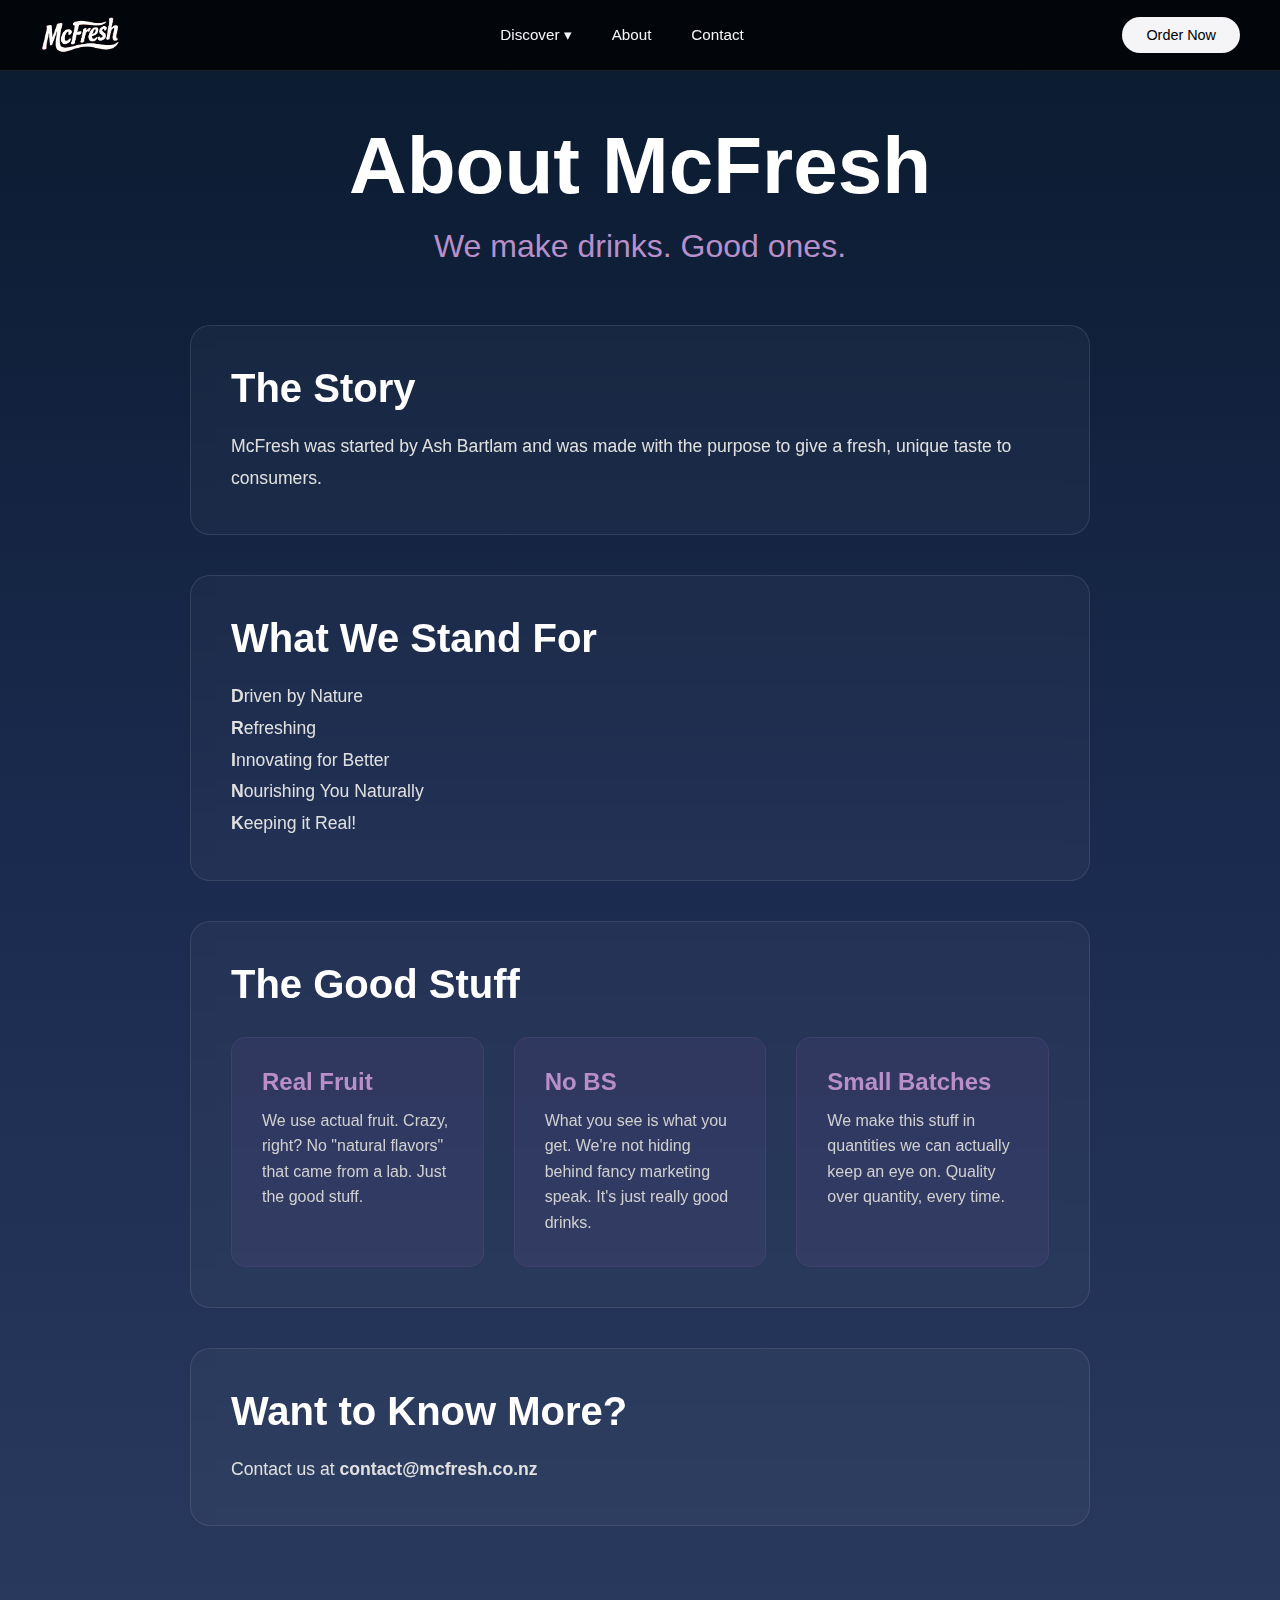
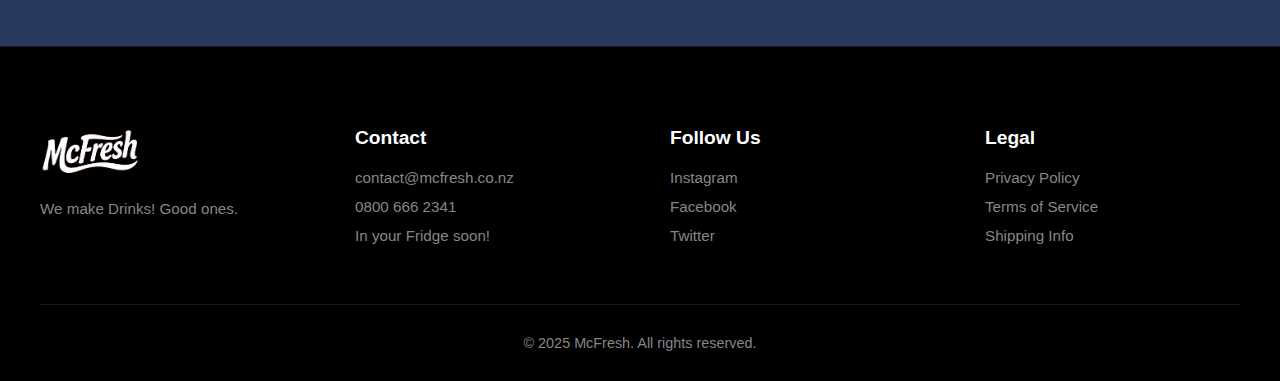
<file: about.html>
<!DOCTYPE html>
<html lang="en">
<head>
  <meta charset="UTF-8" />
  <meta charset="UTF-8" />
  <meta name="viewport" content="width=device-width, initial-scale=1.0" />
  <title>About - McFresh</title>
  <link rel="stylesheet" href="styles.css" />
</head>
<body>
  <nav class="navbar">
    <div class="nav-container">
      <img src="images/mcfresh-logo.png" alt="McFresh" class="nav-logo" />
      <ul class="nav-links">
        <li class="nav-dropdown">
          <a href="#" class="dropdown-trigger">Discover ▾</a>
          <ul class="dropdown-menu">
            <li><a href="index.html">Tropical Passion <span class="new-badge">NEW</span></a></li>
            <li><a href="citrus-burst.html">Citrus Burst</a></li>
            <li><a href="berry-bliss.html">Berry Bliss</a></li>
          </ul>
        </li>
        <li><a href="about.html">About</a></li>
        <li><a href="index.html#footer">Contact</a></li>
      </ul>
      <button class="nav-cta" onclick="openOrderModal()">Order Now</button>
    </div>
  </nav>
  
  <section class="about-hero">
    <div class="bubbles-container">
      <div class="bubble"></div>
      <div class="bubble"></div>
      <div class="bubble"></div>
      <div class="bubble"></div>
      <div class="bubble"></div>
      <div class="bubble"></div>
      <div class="bubble"></div>
      <div class="bubble"></div>
      <div class="bubble"></div>
      <div class="bubble"></div>
    </div>
    
    <div class="about-content">
      <h1 class="about-title">About McFresh</h1>
      <p class="about-lead">We make drinks. Good ones.</p>
      
      <div class="about-section">
        <h2>The Story</h2>
        <p>McFresh was started by Ash Bartlam and was made with the purpose to give a fresh, unique taste to consumers.</p>
      </div>
      
      <div class="about-section">
        <h2>What We Stand For</h2>
        <p><b>D</b>riven by Nature <br>
          <b>R</b>efreshing <br>
            <b>I</b>nnovating for Better <br>
            <b>N</b>ourishing You Naturally <br>
            <b>K</b>eeping it Real!
          </p>
      </div>
      
      <div class="about-section">
        <h2>The Good Stuff</h2>
        <div class="about-grid">
          <div class="about-card">
            <h3>Real Fruit</h3>
            <p>We use actual fruit. Crazy, right? No "natural flavors" that came from a lab. Just the good stuff.</p>
          </div>
          <div class="about-card">
            <h3>No BS</h3>
            <p>What you see is what you get. We're not hiding behind fancy marketing speak. It's just really good drinks.</p>
          </div>
          <div class="about-card">
            <h3>Small Batches</h3>
            <p>We make this stuff in quantities we can actually keep an eye on. Quality over quantity, every time.</p>
          </div>
        </div>
      </div>
      
      <div class="about-section">
        <h2>Want to Know More?</h2>
        <p>Contact us at <b>contact@mcfresh.co.nz</b></p>
      </div>
    </div>
  </section>
  
<footer class="footer" id="footer">
    <div class="footer-container">
      <div class="footer-section">
        <img src="images/mcfresh-logo.png" alt="McFresh" class="footer-logo" />
        <p class="footer-tagline">We make Drinks! Good ones.</p>
      </div>
      
      <div class="footer-section">
        <h3>Contact</h3>
        <ul class="footer-links">
          <li><a href="mailto:hello@mcfresh.com">contact@mcfresh.co.nz</a></li>
          <li><a href="tel:+1234567890">0800 666 2341</a></li>
          <li>In your Fridge soon!</li>
        </ul>
      </div>
      
      <div class="footer-section">
        <h3>Follow Us</h3>
        <ul class="footer-links">
          <li><a href="#" target="_blank">Instagram</a></li>
          <li><a href="#" target="_blank">Facebook</a></li>
          <li><a href="#" target="_blank">Twitter</a></li>
        </ul>
      </div>
      
      <div class="footer-section">
        <h3>Legal</h3>
        <ul class="footer-links">
          <li><a href="#">Privacy Policy</a></li>
          <li><a href="#">Terms of Service</a></li>
          <li><a href="#">Shipping Info</a></li>
        </ul>
      </div>
    </div>
    
    <div class="footer-bottom">
      <p>&copy; 2025 McFresh. All rights reserved.</p>
    </div>
  </footer>
  
  <script src="script.js"></script>
</body>
</html>
</file>
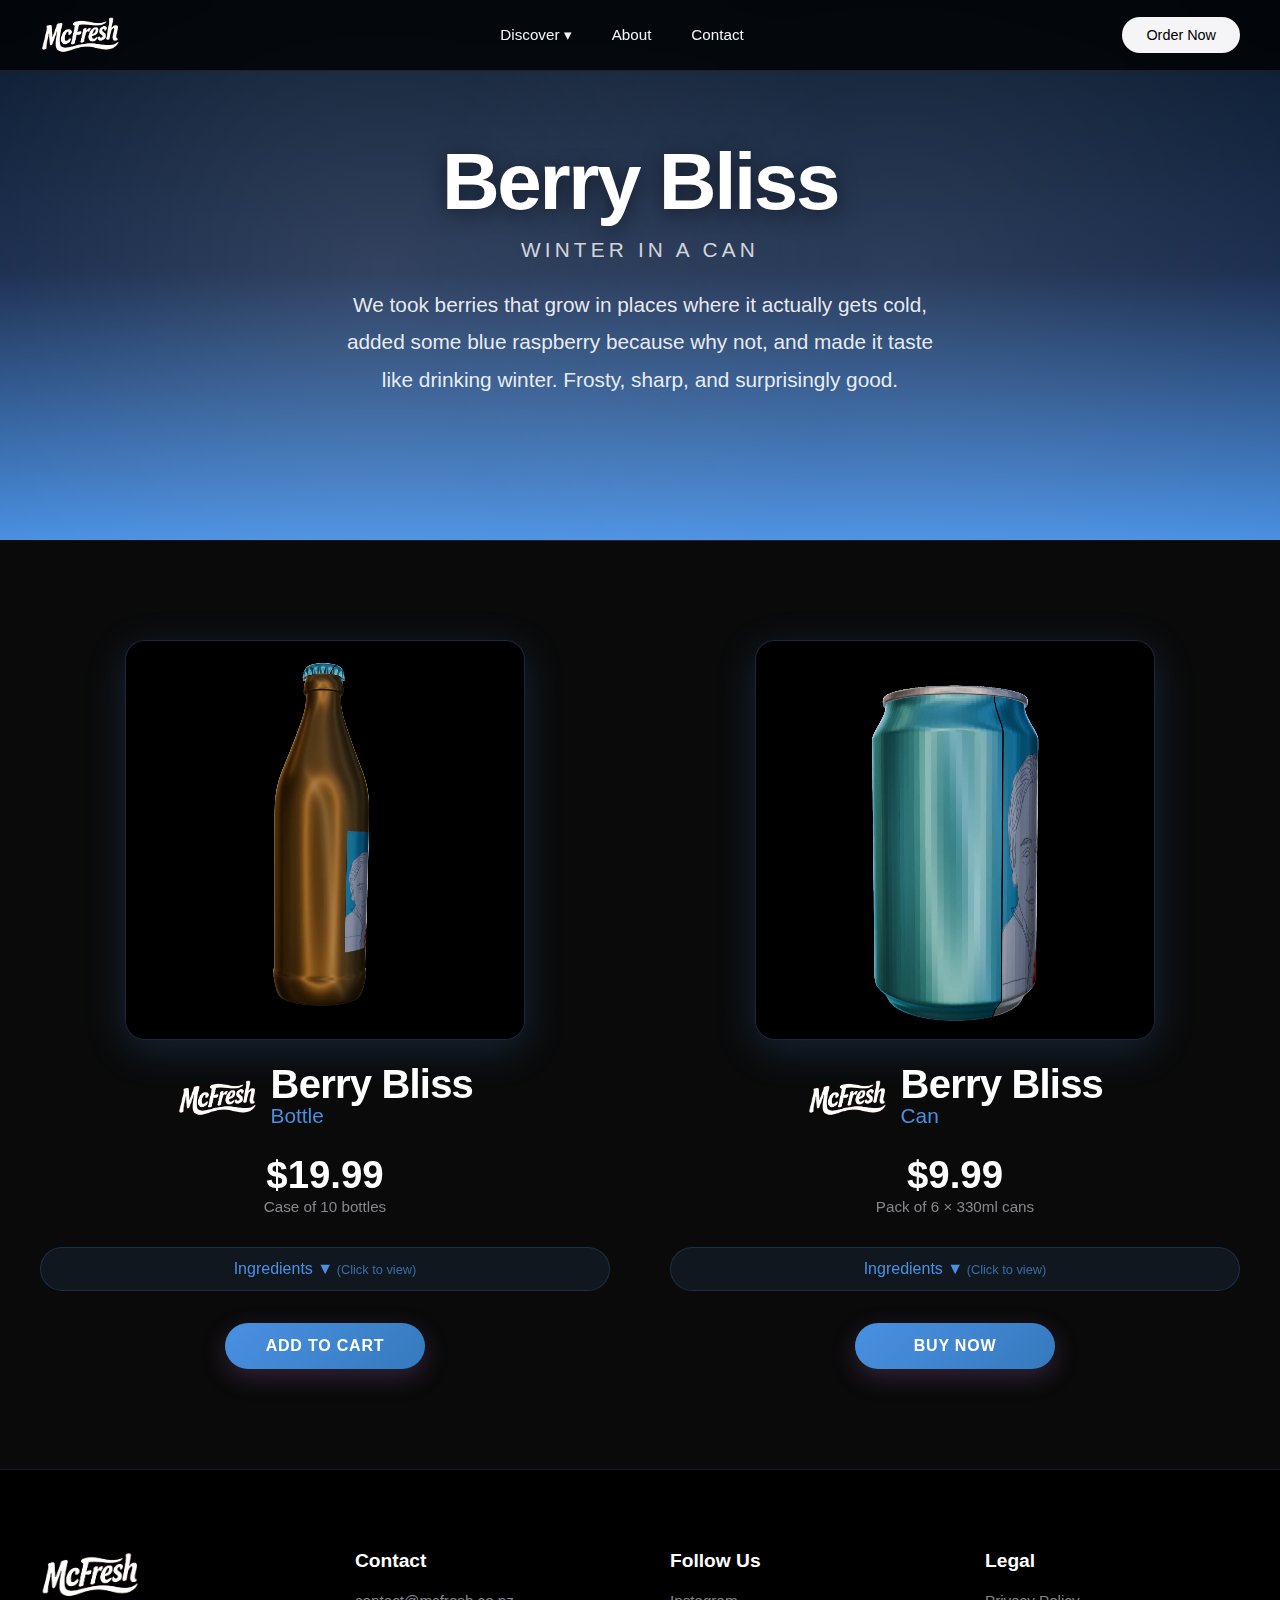
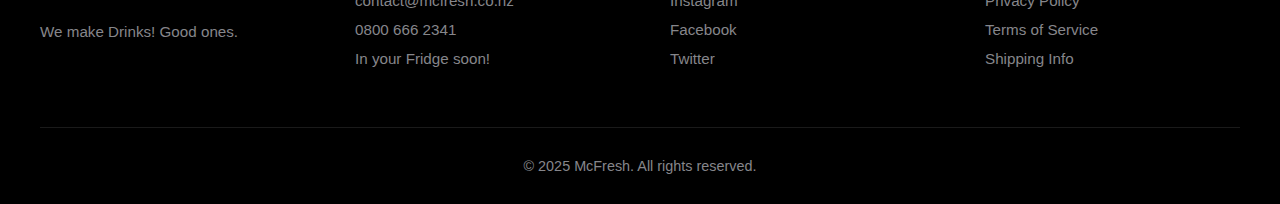
<file: berry-bliss.html>
<!DOCTYPE html>
<html lang="en">
<head>
  <meta charset="UTF-8" />
  <meta name="viewport" content="width=device-width, initial-scale=1.0" />
  <title>Berry Bliss - McFresh</title>
  <link rel="stylesheet" href="styles.css" />
</head>
<body class="berry-page">
  <nav class="navbar">
    <div class="nav-container">
      <img src="images/mcfresh-logo.png" alt="McFresh" class="nav-logo" />
      <ul class="nav-links">
        <li class="nav-dropdown">
          <a href="#" class="dropdown-trigger">Discover ▾</a>
          <ul class="dropdown-menu">
            <li><a href="index.html">Tropical Passion <span class="new-badge">NEW</span></a></li>
            <li><a href="citrus-burst.html">Citrus Burst</a></li>
            <li><a href="berry-bliss.html">Berry Bliss</a></li>
          </ul>
        </li>
        <li><a href="index.html#features">About</a></li>
        <li><a href="index.html#footer">Contact</a></li>
      </ul>
      <button class="nav-cta" onclick="openOrderModal()">Order Now</button>
    </div>
  </nav>
  
  <section class="flavor-hero" style="background: linear-gradient(180deg, #0a1a2e 0%, #1b2d4e 50%, #4a90e2 100%);">
    <div class="flavor-hero-content">
      <h1 class="flavor-title">Berry Bliss</h1>
      <p class="flavor-subtitle">winter in a can</p>
      <p class="flavor-description">We took berries that grow in places where it actually gets cold, added some blue raspberry because why not, and made it taste like drinking winter. Frosty, sharp, and surprisingly good.</p>
    </div>
  </section>
  
  <section class="product-showcase">
    <div class="products-grid">
      <div class="product-card">
        <div class="video-container">
          <video autoplay loop muted playsinline class="product-video">
            <source src="images/BA2/video-bb.mp4" type="video/mp4">
          </video>
        </div>
        <div class="product-info">
          <div class="product-header">
            <img src="images/mcfresh-logo.png" alt="McFresh" class="product-logo" />
            <div>
              <h2 class="product-name">Berry Bliss</h2>
              <p class="product-subtitle">Bottle</p>
            </div>
          </div>
          <div class="price-container">
            <span class="price">$19.99</span>
            <span class="price-details">Case of 10 bottles</span>
          </div>
          <details class="ingredients-dropdown">
            <summary>Ingredients ▼</summary>
            <ul class="ingredients-list">
              <li>Mixed Berry Puree (85ml)</li>
              <li>Sparkling Water (590ml)</li>
              <li>Lemon Juice (10ml)</li>
              <li>Natural Flavors</li>
              <li>Vitamin C</li>
            </ul>
          </details>
          <button class="buy-now-btn" onclick="handlePurchase(this)">Add to Cart</button>
        </div>
      </div>
      
      <div class="product-card">
        <div class="video-container">
          <video autoplay loop muted playsinline class="product-video">
            <source src="images/BA2/canvideo-bb.mp4" type="video/mp4">
          </video>
        </div>
        <div class="product-info">
          <div class="product-header">
            <img src="images/mcfresh-logo.png" alt="McFresh" class="product-logo" />
            <div>
              <h2 class="product-name">Berry Bliss</h2>
              <p class="product-subtitle">Can</p>
            </div>
          </div>
          <div class="price-container">
            <span class="price">$9.99</span>
            <span class="price-details">Pack of 6 × 330ml cans</span>
          </div>
          <details class="ingredients-dropdown">
            <summary>Ingredients ▼</summary>
            <ul class="ingredients-list">
              <li>Mixed Berry Puree (40ml)</li>
              <li>Sparkling Water (285ml)</li>
              <li>Lemon Juice (5ml)</li>
              <li>Natural Flavors</li>
              <li>Vitamin C</li>
            </ul>
          </details>
          <button class="buy-now-btn" onclick="handlePurchase(this)">Buy Now</button>
        </div>
      </div>
    </div>
  </section>
  
 <footer class="footer" id="footer">
    <div class="footer-container">
      <div class="footer-section">
        <img src="images/mcfresh-logo.png" alt="McFresh" class="footer-logo" />
        <p class="footer-tagline">We make Drinks! Good ones.</p>
      </div>
      
      <div class="footer-section">
        <h3>Contact</h3>
        <ul class="footer-links">
          <li><a href="mailto:hello@mcfresh.com">contact@mcfresh.co.nz</a></li>
          <li><a href="tel:+1234567890">0800 666 2341</a></li>
          <li>In your Fridge soon!</li>
        </ul>
      </div>
      
      <div class="footer-section">
        <h3>Follow Us</h3>
        <ul class="footer-links">
          <li><a href="#" target="_blank">Instagram</a></li>
          <li><a href="#" target="_blank">Facebook</a></li>
          <li><a href="#" target="_blank">Twitter</a></li>
        </ul>
      </div>
      
      <div class="footer-section">
        <h3>Legal</h3>
        <ul class="footer-links">
          <li><a href="#">Privacy Policy</a></li>
          <li><a href="#">Terms of Service</a></li>
          <li><a href="#">Shipping Info</a></li>
        </ul>
      </div>
    </div>
    
    <div class="footer-bottom">
      <p>&copy; 2025 McFresh. All rights reserved.</p>
    </div>
  </footer>
  
  <script src="script.js"></script>
</body>
</html>
</file>
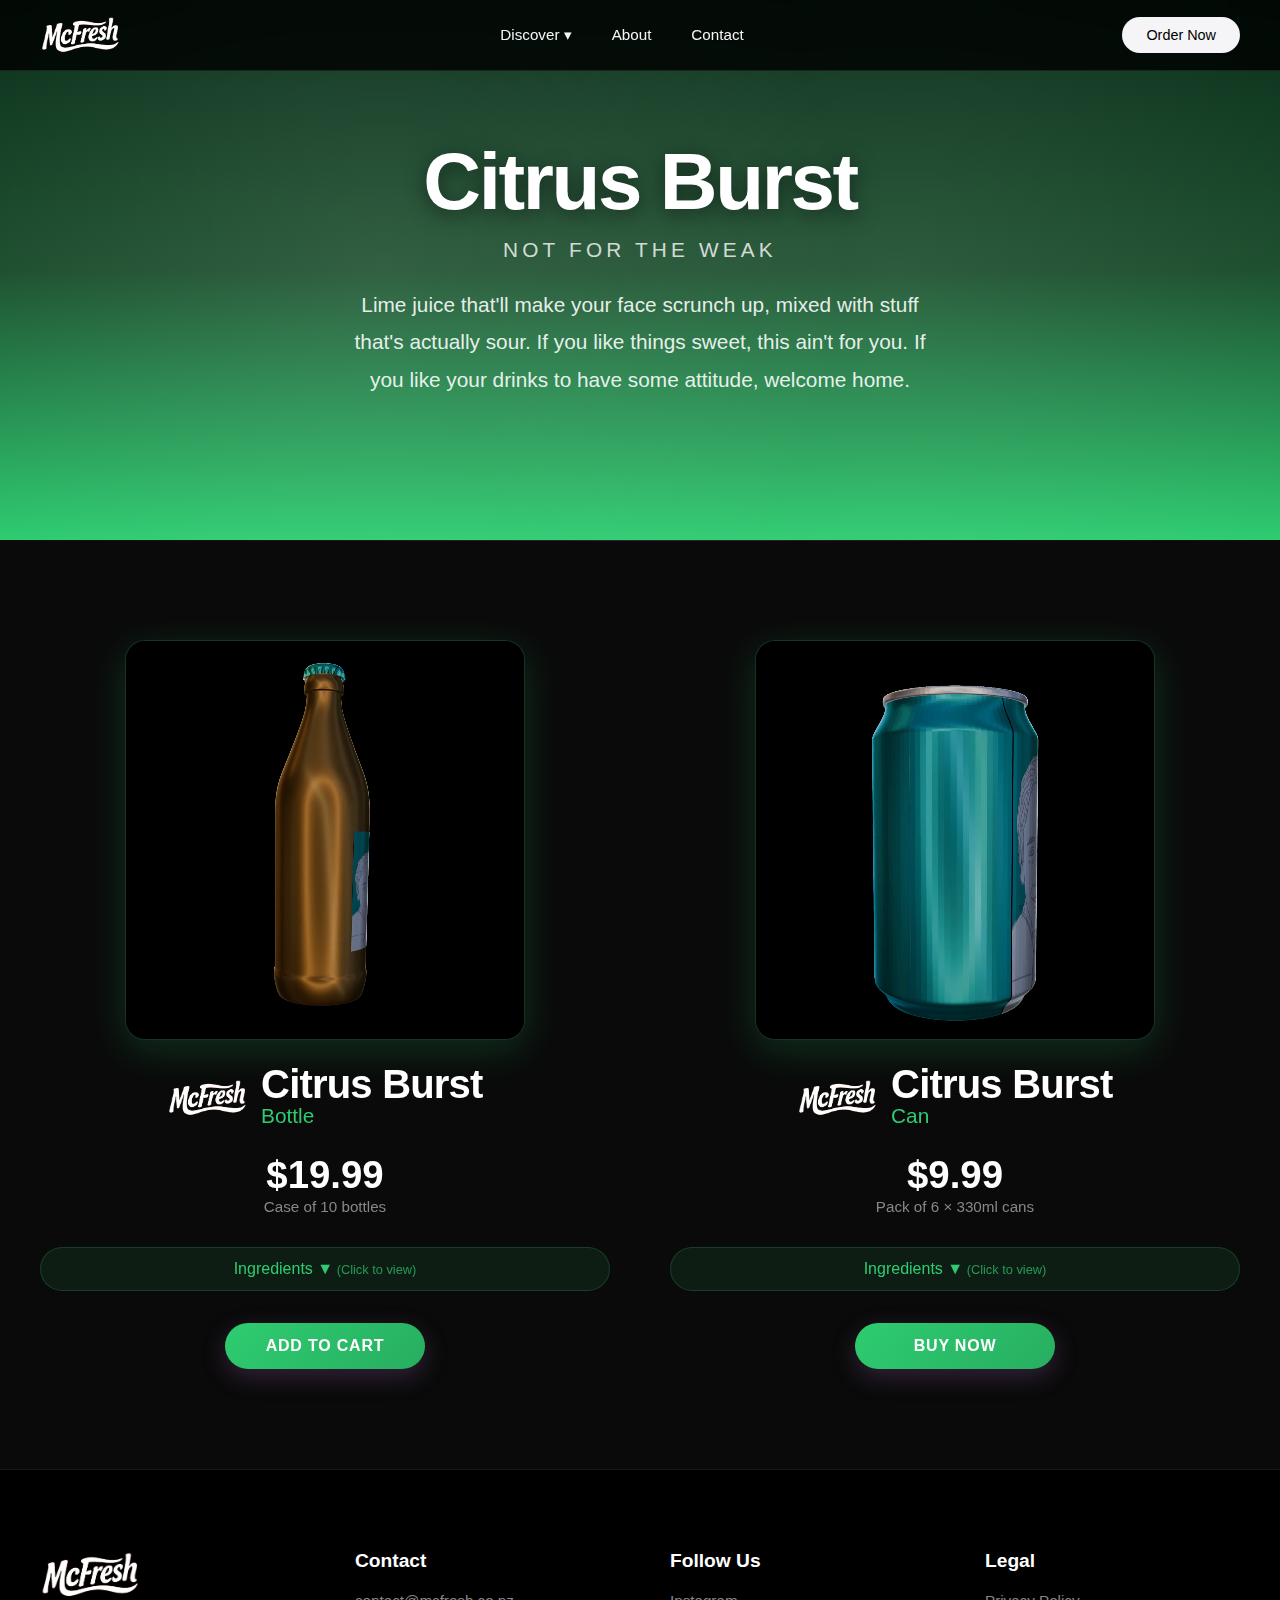
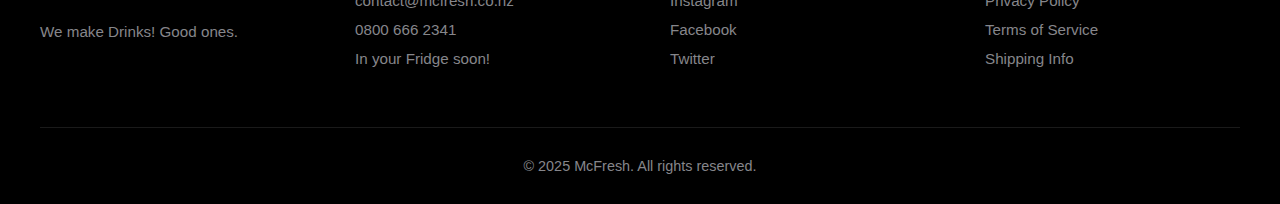
<file: citrus-burst.html>
<!DOCTYPE html>
<html lang="en">
<head>
  <meta charset="UTF-8" />
  <meta name="viewport" content="width=device-width, initial-scale=1.0" />
  <title>Citrus Burst - McFresh</title>
  <link rel="stylesheet" href="styles.css" />
</head>
<body class="citrus-page">
  <nav class="navbar">
    <div class="nav-container">
      <img src="images/mcfresh-logo.png" alt="McFresh" class="nav-logo" />
      <ul class="nav-links">
        <li class="nav-dropdown">
          <a href="#" class="dropdown-trigger">Discover ▾</a>
          <ul class="dropdown-menu">
            <li><a href="index.html">Tropical Passion <span class="new-badge">NEW</span></a></li>
            <li><a href="citrus-burst.html">Citrus Burst</a></li>
            <li><a href="berry-bliss.html">Berry Bliss</a></li>
          </ul>
        </li>
        <li><a href="index.html#features">About</a></li>
        <li><a href="index.html#footer">Contact</a></li>
      </ul>
      <button class="nav-cta" onclick="openOrderModal()">Order Now</button>
    </div>
  </nav>
  
  <section class="flavor-hero" style="background: linear-gradient(180deg, #0a2e1a 0%, #1b4e2d 50%, #2ecc71 100%);">
    <div class="flavor-hero-content">
      <h1 class="flavor-title">Citrus Burst</h1>
      <p class="flavor-subtitle">not for the weak</p>
      <p class="flavor-description">Lime juice that'll make your face scrunch up, mixed with stuff that's actually sour. If you like things sweet, this ain't for you. If you like your drinks to have some attitude, welcome home.</p>
    </div>
  </section>
  
  <section class="product-showcase">
    <div class="products-grid">
      <div class="product-card">
        <div class="video-container">
          <video autoplay loop muted playsinline class="product-video">
            <source src="images/BA2/video-cb.mp4" type="video/mp4">
          </video>
        </div>
        <div class="product-info">
          <div class="product-header">
            <img src="images/mcfresh-logo.png" alt="McFresh" class="product-logo" />
            <div>
              <h2 class="product-name">Citrus Burst</h2>
              <p class="product-subtitle">Bottle</p>
            </div>
          </div>
          <div class="price-container">
            <span class="price">$19.99</span>
            <span class="price-details">Case of 10 bottles</span>
          </div>
          <details class="ingredients-dropdown">
            <summary>Ingredients ▼</summary>
            <ul class="ingredients-list">
              <li>Mixed Berry Puree (55ml)</li>
              <li>Sparkling Water (590ml)</li>
              <li>Lemon Juice (50ml)</li>
              <li>Natural Flavors</li>
              <li>Vitamin C</li>
            </ul>
          </details>
          <button class="buy-now-btn" onclick="handlePurchase(this)">Add to Cart</button>
        </div>
      </div>
      
      <div class="product-card">
        <div class="video-container">
          <video autoplay loop muted playsinline class="product-video">
            <source src="images/BA2/canvideo-cb.mp4" type="video/mp4">
          </video>
        </div>
        <div class="product-info">
          <div class="product-header">
            <img src="images/mcfresh-logo.png" alt="McFresh" class="product-logo" />
            <div>
              <h2 class="product-name">Citrus Burst</h2>
              <p class="product-subtitle">Can</p>
            </div>
          </div>
          <div class="price-container">
            <span class="price">$9.99</span>
            <span class="price-details">Pack of 6 × 330ml cans</span>
          </div>
          <details class="ingredients-dropdown">
            <summary>Ingredients ▼</summary>
            <ul class="ingredients-list">
              <li>Mixed Berry Puree (20ml)</li>
              <li>Sparkling Water (285ml)</li>
              <li>Lemon Juice (30ml)</li>
              <li>Natural Flavors</li>
              <li>Vitamin C</li>
            </ul>
          </details>
          <button class="buy-now-btn" onclick="handlePurchase(this)">Buy Now</button>
        </div>
      </div>
    </div>
  </section>
  
<footer class="footer" id="footer">
    <div class="footer-container">
      <div class="footer-section">
        <img src="images/mcfresh-logo.png" alt="McFresh" class="footer-logo" />
        <p class="footer-tagline">We make Drinks! Good ones.</p>
      </div>
      
      <div class="footer-section">
        <h3>Contact</h3>
        <ul class="footer-links">
          <li><a href="mailto:hello@mcfresh.com">contact@mcfresh.co.nz</a></li>
          <li><a href="tel:+1234567890">0800 666 2341</a></li>
          <li>In your Fridge soon!</li>
        </ul>
      </div>
      
      <div class="footer-section">
        <h3>Follow Us</h3>
        <ul class="footer-links">
          <li><a href="#" target="_blank">Instagram</a></li>
          <li><a href="#" target="_blank">Facebook</a></li>
          <li><a href="#" target="_blank">Twitter</a></li>
        </ul>
      </div>
      
      <div class="footer-section">
        <h3>Legal</h3>
        <ul class="footer-links">
          <li><a href="#">Privacy Policy</a></li>
          <li><a href="#">Terms of Service</a></li>
          <li><a href="#">Shipping Info</a></li>
        </ul>
      </div>
    </div>
    
    <div class="footer-bottom">
      <p>&copy; 2025 McFresh. All rights reserved.</p>
    </div>
  </footer>
  
  <script src="script.js"></script>
</body>
</html>
</file>
<file: styles.css>
* {
  margin: 0;
  padding: 0;
  box-sizing: border-box;
}

body {
  background: #000;
  color: #f5f5f7;
  font-family: -apple-system, BlinkMacSystemFont, "Segoe UI", Roboto, "Helvetica Neue", Arial, sans-serif;
  overflow-x: hidden;
  -webkit-font-smoothing: antialiased;
}

.navbar {
  position: fixed;
  top: 0;
  left: 0;
  right: 0;
  z-index: 100;
  background: rgba(0, 0, 0, 0.8);
  backdrop-filter: blur(20px);
  -webkit-backdrop-filter: blur(20px);
  border-bottom: 1px solid rgba(255, 255, 255, 0.1);
  transition: all 0.3s ease;
}

.nav-container {
  max-width: 1400px;
  margin: 0 auto;
  padding: 15px 40px;
  display: flex;
  align-items: center;
  justify-content: space-between;
}

.nav-logo {
  height: 40px;
  width: auto;
  cursor: pointer;
  transition: opacity 0.3s ease;
}

.nav-logo:hover {
  opacity: 0.8;
}

.nav-links {
  display: flex;
  list-style: none;
  gap: 40px;
  margin: 0;
  padding: 0;
}

.nav-links a {
  color: #f5f5f7;
  text-decoration: none;
  font-size: 0.95rem;
  font-weight: 400;
  transition: opacity 0.3s ease;
  position: relative;
}

.nav-links a:hover {
  opacity: 0.7;
}

.nav-links a::after {
  content: '';
  position: absolute;
  bottom: -4px;
  left: 0;
  width: 0;
  height: 1px;
  background: #f5f5f7;
  transition: width 0.3s ease;
}

.nav-links a:hover::after {
  width: 100%;
}

.nav-dropdown {
  position: relative;
}

.dropdown-trigger {
  cursor: pointer;
}

.dropdown-menu {
  position: absolute;
  top: 100%;
  left: 50%;
  transform: translateX(-50%);
  background: rgba(0, 0, 0, 0.95);
  backdrop-filter: blur(20px);
  border: 1px solid rgba(255, 255, 255, 0.1);
  border-radius: 12px;
  padding: 12px 0;
  min-width: 200px;
  margin-top: 12px;
  opacity: 0;
  visibility: hidden;
  transition: all 0.3s ease;
  list-style: none;
  z-index: 1000;
}

.nav-dropdown:hover .dropdown-menu {
  opacity: 1;
  visibility: visible;
}

.dropdown-menu li {
  padding: 0;
}

.dropdown-menu a {
  display: flex;
  align-items: center;
  justify-content: space-between;
  padding: 10px 20px;
  color: #f5f5f7;
  text-decoration: none;
  transition: background 0.2s ease;
  font-size: 0.9rem;
}

.dropdown-menu a:hover {
  background: rgba(139, 92, 163, 0.2);
}

.dropdown-menu a::after {
  display: none;
}

.new-badge {
  background: linear-gradient(135deg, #8b5ca3 0%, #5c3d7a 100%);
  color: #fff;
  font-size: 0.7rem;
  padding: 2px 8px;
  border-radius: 10px;
  font-weight: 600;
  letter-spacing: 0.05em;
}

.nav-cta {
  background: #f5f5f7;
  color: #000;
  border: none;
  padding: 10px 24px;
  border-radius: 20px;
  font-size: 0.9rem;
  font-weight: 500;
  cursor: pointer;
  transition: all 0.3s ease;
  font-family: inherit;
}

.nav-cta:hover {
  background: #fff;
  transform: scale(1.05);
}

.nav-cta:active {
  transform: scale(0.98);
}

.scroll-anim {
  position: relative;
  height: 100vh;
  background: linear-gradient(180deg, #1a0a2e 0%, #2d1b4e 25%, #5c3d7a 50%, #8b5ca3 75%, #b88fc9 100%);
  overflow: hidden;
}

.scroll-anim::before {
  content: '';
  position: absolute;
  top: 0;
  left: 0;
  right: 0;
  bottom: 0;
  background: 
    radial-gradient(circle at 20% 30%, rgba(255, 193, 7, 0.15) 0%, transparent 50%),
    radial-gradient(circle at 80% 70%, rgba(156, 39, 176, 0.2) 0%, transparent 50%),
    radial-gradient(circle at 50% 50%, rgba(255, 152, 0, 0.1) 0%, transparent 70%);
  animation: gradientShift 15s ease infinite;
  z-index: 0;
}

@keyframes gradientShift {
  0%, 100% { opacity: 0.6; }
  50% { opacity: 0.9; }
}

.canvas-container {
  position: relative;
  width: 100%;
  height: 100vh;
  z-index: 1;
}

.canvas-container::after {
  display: none;
}

.canvas-container::before {
  display: none;
}

#intro-video {
  position: absolute;
  top: 0;
  left: 0;
  width: 100%;
  height: 100%;
  object-fit: cover;
  display: block;
  z-index: 1;
}

#bottle-canvas {
  position: absolute;
  top: 0;
  left: 0;
  width: 100%;
  height: 100%;
  display: block;
}

.scroll-logo {
  position: fixed;
  top: 50%;
  left: 50%;
  width: 280px;
  max-width: 80vw;
  transform: translate(-50%, -50%);
  z-index: 10;
  opacity: 0;
  pointer-events: none;
  will-change: opacity, transform;
  transition: opacity 1s ease;
  filter: drop-shadow(0 4px 20px rgba(0, 0, 0, 0.5));
}

.luxury-banner {
  background: linear-gradient(135deg, #1a0a2e 0%, #2d1b4e 50%, #1a0a2e 100%);
  padding: 120px 40px;
  text-align: center;
  position: relative;
  overflow: hidden;
}

.luxury-banner::before {
  content: '';
  position: absolute;
  top: 0;
  left: 0;
  right: 0;
  bottom: 0;
  background: 
    radial-gradient(circle at 30% 50%, rgba(139, 92, 163, 0.15) 0%, transparent 50%),
    radial-gradient(circle at 70% 50%, rgba(255, 193, 7, 0.1) 0%, transparent 50%);
  animation: luxuryGlow 8s ease-in-out infinite;
}

@keyframes luxuryGlow {
  0%, 100% { opacity: 0.5; }
  50% { opacity: 1; }
}

.luxury-content {
  max-width: 800px;
  margin: 0 auto;
  position: relative;
  z-index: 1;
}

.luxury-title {
  font-size: clamp(3rem, 7vw, 5rem);
  font-weight: 700;
  letter-spacing: -0.03em;
  background: linear-gradient(135deg, #ffffff 0%, #b88fc9 50%, #ffc107 100%);
  -webkit-background-clip: text;
  -webkit-text-fill-color: transparent;
  background-clip: text;
  margin-bottom: 16px;
  line-height: 1;
}

.luxury-subtitle {
  font-size: clamp(1rem, 2vw, 1.3rem);
  color: #b88fc9;
  font-weight: 500;
  text-transform: lowercase;
  letter-spacing: 0.1em;
  margin-bottom: 24px;
}

.luxury-description {
  font-size: clamp(1.1rem, 2vw, 1.3rem);
  color: #e0e0e0;
  line-height: 1.8;
  font-weight: 300;
  max-width: 600px;
  margin: 0 auto;
}

.flavor-hero {
  min-height: 60vh;
  display: flex;
  align-items: center;
  justify-content: center;
  padding: 100px 40px;
  text-align: center;
  position: relative;
  overflow: hidden;
}

.flavor-hero::before {
  content: '';
  position: absolute;
  top: 0;
  left: 0;
  right: 0;
  bottom: 0;
  background: 
    radial-gradient(circle at 30% 50%, rgba(255, 255, 255, 0.1) 0%, transparent 50%),
    radial-gradient(circle at 70% 50%, rgba(255, 255, 255, 0.08) 0%, transparent 50%);
  animation: luxuryGlow 8s ease-in-out infinite;
}

.flavor-hero-content {
  max-width: 800px;
  margin: 0 auto;
  position: relative;
  z-index: 1;
}

.flavor-title {
  font-size: clamp(3rem, 7vw, 5rem);
  font-weight: 700;
  letter-spacing: -0.03em;
  color: #ffffff;
  margin-bottom: 16px;
  line-height: 1;
  text-shadow: 0 4px 20px rgba(0, 0, 0, 0.5);
}

.flavor-subtitle {
  font-size: clamp(1rem, 2vw, 1.3rem);
  color: rgba(255, 255, 255, 0.8);
  font-weight: 500;
  text-transform: uppercase;
  letter-spacing: 0.2em;
  margin-bottom: 24px;
}

.flavor-description {
  font-size: clamp(1.1rem, 2vw, 1.3rem);
  color: rgba(255, 255, 255, 0.9);
  line-height: 1.8;
  font-weight: 300;
  max-width: 600px;
  margin: 0 auto;
}

.product-showcase {
  min-height: 100vh;
  background: #0a0a0a;
  display: flex;
  align-items: center;
  justify-content: center;
  padding: 100px 40px;
  position: relative;
}

.product-showcase::before {
  content: '';
  position: absolute;
  top: 0;
  left: 0;
  right: 0;
  height: 1px;
  background: linear-gradient(90deg, transparent, rgba(139, 92, 163, 0.3), transparent);
}

.products-grid {
  max-width: 1400px;
  width: 100%;
  display: grid;
  grid-template-columns: 1fr 1fr;
  gap: 60px;
  align-items: start;
}

.product-card {
  display: flex;
  flex-direction: column;
  gap: 24px;
  align-items: center;
}

.video-container {
  width: 100%;
  max-width: 400px;
  aspect-ratio: 1;
  border-radius: 20px;
  overflow: hidden;
  background: rgba(139, 92, 163, 0.05);
  border: 1px solid rgba(139, 92, 163, 0.2);
  box-shadow: 0 10px 40px rgba(139, 92, 163, 0.2);
}

.product-video {
  width: 100%;
  height: 100%;
  object-fit: cover;
  display: block;
}

.product-info {
  display: flex;
  flex-direction: column;
  gap: 12px;
  align-items: center;
  text-align: center;
  width: 100%;
}

.product-info {
  display: flex;
  flex-direction: column;
  gap: 12px;
  align-items: center;
  text-align: center;
  width: 100%;
}

.product-header {
  display: flex;
  align-items: center;
  gap: 12px;
  margin-bottom: 4px;
}

.product-logo {
  height: 40px;
  width: auto;
}

.product-name {
  font-size: clamp(2rem, 4vw, 2.5rem);
  font-weight: 600;
  letter-spacing: -0.02em;
  line-height: 1;
  color: #ffffff;
  margin-bottom: 0;
  text-align: left;
}

.product-subtitle {
  font-size: clamp(1.1rem, 2vw, 1.3rem);
  color: #b88fc9;
  font-weight: 500;
  margin-bottom: 4px;
  text-align: left;
}

.price-container {
  display: flex;
  flex-direction: column;
  gap: 4px;
  margin: 8px 0;
}

.price {
  font-size: clamp(2rem, 3vw, 2.5rem);
  font-weight: 700;
  color: #ffffff;
  line-height: 1;
}

.price-details {
  font-size: 0.95rem;
  color: #86868b;
  font-weight: 400;
}

.buy-now-btn {
  background: linear-gradient(135deg, #8b5ca3 0%, #5c3d7a 100%);
  color: #ffffff;
  border: none;
  padding: 14px 36px;
  border-radius: 50px;
  font-size: 1rem;
  font-weight: 600;
  cursor: pointer;
  transition: all 0.3s ease;
  font-family: inherit;
  text-transform: uppercase;
  letter-spacing: 0.05em;
  box-shadow: 0 8px 25px rgba(139, 92, 163, 0.3);
  margin-top: 8px;
  width: 100%;
  max-width: 200px;
}

.buy-now-btn:hover {
  transform: translateY(-2px);
  box-shadow: 0 12px 35px rgba(139, 92, 163, 0.5);
  background: linear-gradient(135deg, #9d6eb5 0%, #6d4d8c 100%);
}

.buy-now-btn:active {
  transform: translateY(0);
}

.ingredients-dropdown {
  width: 100%;
  margin: 12px 0;
  cursor: pointer;
}

.ingredients-dropdown summary {
  background: rgba(139, 92, 163, 0.1);
  padding: 12px 20px;
  border-radius: 25px;
  font-weight: 500;
  color: #b88fc9;
  list-style: none;
  text-align: center;
  transition: all 0.3s ease;
  border: 1px solid rgba(139, 92, 163, 0.2);
  position: relative;
}

/* Tropical Passion theme (purple) - default */
body .ingredients-dropdown summary,
.index-page .ingredients-dropdown summary {
  background: rgba(139, 92, 163, 0.1);
  border-color: rgba(139, 92, 163, 0.2);
  color: #b88fc9;
}

body .buy-now-btn,
.index-page .buy-now-btn {
  background: linear-gradient(135deg, #8b5ca3 0%, #5c3d7a 100%);
}

body .buy-now-btn:hover,
.index-page .buy-now-btn:hover {
  background: linear-gradient(135deg, #9d6eb5 0%, #6d4d8c 100%);
  box-shadow: 0 12px 35px rgba(139, 92, 163, 0.5);
}

/* Citrus Burst theme (green) */
.citrus-page .ingredients-dropdown summary {
  background: rgba(46, 204, 113, 0.1);
  border-color: rgba(46, 204, 113, 0.2);
  color: #2ecc71;
}

.citrus-page .ingredients-dropdown summary:hover {
  background: rgba(46, 204, 113, 0.2);
}

.citrus-page .buy-now-btn {
  background: linear-gradient(135deg, #2ecc71 0%, #27ae60 100%);
}

.citrus-page .buy-now-btn:hover {
  background: linear-gradient(135deg, #3ad67f 0%, #2fc96e 100%);
  box-shadow: 0 12px 35px rgba(46, 204, 113, 0.5);
}

.citrus-page .product-subtitle {
  color: #2ecc71;
}

.citrus-page .video-container {
  border-color: rgba(46, 204, 113, 0.2);
  box-shadow: 0 10px 40px rgba(46, 204, 113, 0.2);
}

/* Berry Bliss theme (blue) */
.berry-page .ingredients-dropdown summary {
  background: rgba(74, 144, 226, 0.1);
  border-color: rgba(74, 144, 226, 0.2);
  color: #4a90e2;
}

.berry-page .ingredients-dropdown summary:hover {
  background: rgba(74, 144, 226, 0.2);
}

.berry-page .buy-now-btn {
  background: linear-gradient(135deg, #4a90e2 0%, #357abd 100%);
}

.berry-page .buy-now-btn:hover {
  background: linear-gradient(135deg, #5ba3f5 0%, #4088d4 100%);
  box-shadow: 0 12px 35px rgba(74, 144, 226, 0.5);
}

.berry-page .product-subtitle {
  color: #4a90e2;
}

.berry-page .video-container {
  border-color: rgba(74, 144, 226, 0.2);
  box-shadow: 0 10px 40px rgba(74, 144, 226, 0.2);
}

.ingredients-dropdown summary::after {
  content: ' (Click to view)';
  font-size: 0.8rem;
  opacity: 0.7;
  font-weight: 400;
}

.ingredients-dropdown summary:hover {
  background: rgba(139, 92, 163, 0.2);
}

.ingredients-dropdown summary::-webkit-details-marker {
  display: none;
}

.ingredients-list {
  list-style: none;
  padding: 16px 20px 8px;
  margin: 0;
  text-align: left;
  background: rgba(0, 0, 0, 0.3);
  border-radius: 0 0 15px 15px;
  margin-top: -10px;
}

.ingredients-list li {
  color: #e0e0e0;
  font-size: 0.9rem;
  padding: 6px 0;
  border-bottom: 1px solid rgba(255, 255, 255, 0.05);
}

.ingredients-list li:last-child {
  border-bottom: none;
}

.buy-now-btn.purchased {
  background: linear-gradient(135deg, #4caf50 0%, #45a049 100%);
  position: relative;
  overflow: hidden;
}

.buy-now-btn.purchased::before {
  content: '';
  position: absolute;
  top: 0;
  left: -100%;
  width: 100%;
  height: 100%;
  background: linear-gradient(90deg, transparent, rgba(255, 255, 255, 0.4), transparent);
  animation: slideAcross 0.8s ease-out;
}

@keyframes slideAcross {
  0% {
    left: -100%;
  }
  100% {
    left: 100%;
  }
}

.footer {
  background: #000;
  color: #f5f5f7;
  padding: 80px 40px 30px;
  border-top: 1px solid rgba(139, 92, 163, 0.2);
}

.footer-container {
  max-width: 1400px;
  margin: 0 auto;
  display: grid;
  grid-template-columns: repeat(auto-fit, minmax(200px, 1fr));
  gap: 60px;
  margin-bottom: 60px;
}

.footer-section h3 {
  font-size: 1.2rem;
  font-weight: 600;
  margin-bottom: 20px;
  color: #ffffff;
}

.footer-logo {
  height: 50px;
  width: auto;
  margin-bottom: 16px;
}

.footer-tagline {
  color: #86868b;
  font-size: 0.95rem;
  line-height: 1.6;
  max-width: 250px;
}

.footer-links {
  list-style: none;
  padding: 0;
  margin: 0;
  display: flex;
  flex-direction: column;
  gap: 12px;
}

.footer-links li {
  color: #86868b;
  font-size: 0.95rem;
}

.footer-links a {
  color: #86868b;
  text-decoration: none;
  transition: color 0.3s ease;
}

.footer-links a:hover {
  color: #b88fc9;
}

.footer-bottom {
  max-width: 1400px;
  margin: 0 auto;
  padding-top: 30px;
  border-top: 1px solid rgba(255, 255, 255, 0.1);
  text-align: center;
}

.footer-bottom p {
  color: #86868b;
  font-size: 0.9rem;
}

/* Modal Styles */
.modal {
  display: none;
  position: fixed;
  z-index: 1000;
  left: 0;
  top: 0;
  width: 100%;
  height: 100%;
  background: rgba(0, 0, 0, 0.95);
  backdrop-filter: blur(10px);
  overflow-y: auto;
}

.modal-content {
  background: linear-gradient(180deg, #0a0a0a 0%, #1a0a2e 100%);
  margin: 80px auto;
  padding: 60px 40px;
  max-width: 1400px;
  border-radius: 20px;
  position: relative;
}

.modal-close {
  position: absolute;
  top: 20px;
  right: 30px;
  font-size: 40px;
  font-weight: 300;
  color: #fff;
  cursor: pointer;
  transition: color 0.3s;
}

.modal-close:hover {
  color: #b88fc9;
}

.modal-title {
  font-size: clamp(2.5rem, 5vw, 4rem);
  font-weight: 700;
  color: #ffffff;
  text-align: center;
  margin-bottom: 8px;
}

.modal-subtitle {
  text-align: center;
  color: #86868b;
  font-size: 1.1rem;
  margin-bottom: 50px;
  font-style: italic;
}

.modal-products {
  display: grid;
  grid-template-columns: repeat(auto-fit, minmax(250px, 1fr));
  gap: 30px;
  margin-bottom: 60px;
}

.modal-product-card {
  background: rgba(255, 255, 255, 0.03);
  border: 1px solid rgba(139, 92, 163, 0.2);
  border-radius: 15px;
  padding: 20px;
  text-align: center;
  transition: all 0.3s ease;
}

.modal-product-card:hover {
  background: rgba(255, 255, 255, 0.05);
  transform: translateY(-5px);
  border-color: rgba(139, 92, 163, 0.4);
}

.modal-video-wrapper {
  width: 100%;
  height: 200px;
  border-radius: 10px;
  overflow: hidden;
  margin-bottom: 16px;
  background: rgba(0, 0, 0, 0.3);
}

.modal-video {
  width: 100%;
  height: 100%;
  object-fit: cover;
}

.modal-product-card h3 {
  font-size: 1.3rem;
  color: #ffffff;
  margin-bottom: 8px;
}

.modal-product-type {
  color: #b88fc9;
  font-size: 0.95rem;
  margin-bottom: 16px;
}

.modal-add-btn {
  background: linear-gradient(135deg, #8b5ca3 0%, #5c3d7a 100%);
  color: #ffffff;
  border: none;
  padding: 12px 28px;
  border-radius: 25px;
  font-size: 0.95rem;
  font-weight: 600;
  cursor: pointer;
  transition: all 0.3s ease;
  font-family: inherit;
  width: 100%;
}

.modal-add-btn:hover {
  transform: scale(1.05);
  box-shadow: 0 8px 20px rgba(139, 92, 163, 0.4);
}

.modal-add-btn.added {
  background: linear-gradient(135deg, #4caf50 0%, #45a049 100%);
}

.cart-summary {
  display: none;
}

.epic-cart-layout {
  display: grid;
  grid-template-columns: 1fr 400px;
  gap: 40px;
  margin-top: 40px;
}

.cart-items-section {
  background: rgba(255, 255, 255, 0.03);
  border: 1px solid rgba(139, 92, 163, 0.2);
  border-radius: 15px;
  padding: 30px;
}

.cart-items-section h3 {
  font-size: 1.5rem;
  color: #ffffff;
  margin-bottom: 20px;
}

#cartItems .cart-item {
  display: flex;
  align-items: center;
  justify-content: space-between;
  padding: 20px;
  background: rgba(0, 0, 0, 0.3);
  border-radius: 10px;
  margin-bottom: 15px;
  border: 1px solid rgba(255, 255, 255, 0.05);
}

.cart-item-info {
  flex: 1;
}

.cart-item-name {
  font-size: 1.1rem;
  color: #ffffff;
  font-weight: 600;
  margin-bottom: 4px;
}

.cart-item-type {
  font-size: 0.9rem;
  color: #86868b;
}

.cart-item-price {
  font-size: 1.2rem;
  color: #b88fc9;
  font-weight: 600;
}

.cart-sidebar {
  background: rgba(255, 255, 255, 0.05);
  border: 1px solid rgba(139, 92, 163, 0.3);
  border-radius: 15px;
  padding: 30px;
  height: fit-content;
  position: sticky;
  top: 100px;
}

.cart-sidebar h3 {
  font-size: 1.5rem;
  color: #ffffff;
  margin-bottom: 25px;
  text-align: center;
}

.order-summary {
  margin-bottom: 25px;
}

.summary-row {
  display: flex;
  justify-content: space-between;
  padding: 12px 0;
  color: #e0e0e0;
  font-size: 1rem;
}

.summary-row.total {
  border-top: 2px solid rgba(139, 92, 163, 0.3);
  margin-top: 15px;
  padding-top: 20px;
  font-size: 1.4rem;
  font-weight: 700;
  color: #ffffff;
}

.email-signup {
  margin-bottom: 25px;
  padding-top: 20px;
  border-top: 1px solid rgba(255, 255, 255, 0.1);
}

.email-signup label {
  display: block;
  color: #e0e0e0;
  font-size: 0.95rem;
  margin-bottom: 10px;
}

.email-signup input {
  width: 100%;
  padding: 12px 16px;
  background: rgba(0, 0, 0, 0.4);
  border: 1px solid rgba(139, 92, 163, 0.3);
  border-radius: 8px;
  color: #ffffff;
  font-size: 1rem;
  font-family: inherit;
  transition: all 0.3s ease;
}

.email-signup input:focus {
  outline: none;
  border-color: #8b5ca3;
  background: rgba(0, 0, 0, 0.6);
}

.email-signup input::placeholder {
  color: #666;
}

.checkout-btn {
  background: linear-gradient(135deg, #8b5ca3 0%, #5c3d7a 100%);
  color: #ffffff;
  border: none;
  padding: 16px 30px;
  border-radius: 8px;
  font-size: 1.1rem;
  font-weight: 600;
  cursor: pointer;
  transition: all 0.3s ease;
  font-family: inherit;
  width: 100%;
  text-transform: uppercase;
  letter-spacing: 0.05em;
}

.checkout-btn:hover {
  transform: translateY(-2px);
  box-shadow: 0 10px 30px rgba(139, 92, 163, 0.5);
  background: linear-gradient(135deg, #9d6eb5 0%, #6d4d8c 100%);
}

.empty-cart-message {
  text-align: center;
  padding: 60px 20px;
  color: #86868b;
  font-size: 1.1rem;
}

@media (max-width: 968px) {
  .epic-cart-layout {
    grid-template-columns: 1fr;
  }
  
  .cart-sidebar {
    position: relative;
    top: 0;
  }
}

.cart-summary {
  background: rgba(255, 255, 255, 0.05);
  border: 1px solid rgba(139, 92, 163, 0.3);
  border-radius: 15px;
  padding: 30px;
  margin-top: 40px;
}

.cart-summary h3 {
  font-size: 1.8rem;
  color: #ffffff;
  margin-bottom: 20px;
  text-align: center;
}

#cartItems {
  min-height: 100px;
  margin-bottom: 20px;
}

.cart-item {
  display: flex;
  justify-content: space-between;
  padding: 12px;
  background: rgba(0, 0, 0, 0.3);
  border-radius: 8px;
  margin-bottom: 10px;
  color: #e0e0e0;
}

.cart-total {
  font-size: 1.8rem;
  font-weight: 700;
  color: #ffffff;
  text-align: center;
  margin: 30px 0;
  padding: 20px;
  background: rgba(139, 92, 163, 0.1);
  border-radius: 10px;
}

.checkout-btn {
  background: linear-gradient(135deg, #8b5ca3 0%, #5c3d7a 100%);
  color: #ffffff;
  border: none;
  padding: 18px 50px;
  border-radius: 50px;
  font-size: 1.2rem;
  font-weight: 600;
  cursor: pointer;
  transition: all 0.3s ease;
  font-family: inherit;
  width: 100%;
  text-transform: uppercase;
  letter-spacing: 0.05em;
}

.checkout-btn:hover {
  transform: translateY(-2px);
  box-shadow: 0 10px 30px rgba(139, 92, 163, 0.5);
}

/* About Page Styles */
.about-hero {
  min-height: 100vh;
  background: linear-gradient(180deg, #0a1a2e 0%, #1a2a4e 50%, #2a3a5e 100%);
  padding: 120px 40px 80px;
  position: relative;
  overflow: hidden;
}

.bubbles-container {
  position: absolute;
  width: 100%;
  height: 100%;
  top: 0;
  left: 0;
  overflow: hidden;
  z-index: 0;
}

.bubble {
  position: absolute;
  bottom: -100px;
  background: radial-gradient(circle, rgba(255, 255, 255, 0.3) 0%, rgba(255, 255, 255, 0.05) 70%);
  border-radius: 50%;
  animation: rise 15s infinite ease-in;
  opacity: 0.6;
}

.bubble:nth-child(1) {
  width: 40px;
  height: 40px;
  left: 10%;
  animation-duration: 12s;
  animation-delay: 0s;
}

.bubble:nth-child(2) {
  width: 60px;
  height: 60px;
  left: 20%;
  animation-duration: 14s;
  animation-delay: 2s;
}

.bubble:nth-child(3) {
  width: 30px;
  height: 30px;
  left: 35%;
  animation-duration: 10s;
  animation-delay: 4s;
}

.bubble:nth-child(4) {
  width: 50px;
  height: 50px;
  left: 50%;
  animation-duration: 13s;
  animation-delay: 0s;
}

.bubble:nth-child(5) {
  width: 45px;
  height: 45px;
  left: 65%;
  animation-duration: 11s;
  animation-delay: 3s;
}

.bubble:nth-child(6) {
  width: 35px;
  height: 35px;
  left: 75%;
  animation-duration: 15s;
  animation-delay: 1s;
}

.bubble:nth-child(7) {
  width: 55px;
  height: 55px;
  left: 85%;
  animation-duration: 12s;
  animation-delay: 5s;
}

.bubble:nth-child(8) {
  width: 25px;
  height: 25px;
  left: 5%;
  animation-duration: 9s;
  animation-delay: 2s;
}

.bubble:nth-child(9) {
  width: 70px;
  height: 70px;
  left: 45%;
  animation-duration: 16s;
  animation-delay: 0s;
}

.bubble:nth-child(10) {
  width: 40px;
  height: 40px;
  left: 90%;
  animation-duration: 13s;
  animation-delay: 4s;
}

@keyframes rise {
  0% {
    bottom: -100px;
    transform: translateX(0);
  }
  50% {
    transform: translateX(100px);
  }
  100% {
    bottom: 110vh;
    transform: translateX(-50px);
  }
}

.about-content {
  max-width: 900px;
  margin: 0 auto;
  position: relative;
  z-index: 1;
}

.about-title {
  font-size: clamp(3rem, 7vw, 5rem);
  font-weight: 700;
  color: #ffffff;
  margin-bottom: 16px;
  text-align: center;
}

.about-lead {
  font-size: clamp(1.3rem, 3vw, 2rem);
  color: #b88fc9;
  text-align: center;
  margin-bottom: 60px;
  font-weight: 300;
}

.about-section {
  background: rgba(255, 255, 255, 0.03);
  backdrop-filter: blur(10px);
  border: 1px solid rgba(255, 255, 255, 0.1);
  border-radius: 20px;
  padding: 40px;
  margin-bottom: 40px;
}

.about-section h2 {
  font-size: clamp(1.8rem, 4vw, 2.5rem);
  color: #ffffff;
  margin-bottom: 20px;
}

.about-section p {
  font-size: 1.1rem;
  color: #e0e0e0;
  line-height: 1.8;
}

.about-grid {
  display: grid;
  grid-template-columns: repeat(auto-fit, minmax(250px, 1fr));
  gap: 30px;
  margin-top: 30px;
}

.about-card {
  background: rgba(139, 92, 163, 0.1);
  border: 1px solid rgba(139, 92, 163, 0.2);
  border-radius: 15px;
  padding: 30px;
  transition: all 0.3s ease;
}

.about-card:hover {
  background: rgba(139, 92, 163, 0.15);
  transform: translateY(-5px);
}

.about-card h3 {
  font-size: 1.5rem;
  color: #b88fc9;
  margin-bottom: 12px;
}

.about-card p {
  font-size: 1rem;
  color: #d0d0d0;
  line-height: 1.6;
}

.content-section {
  min-height: 100vh;
  display: flex;
  flex-direction: column;
  justify-content: center;
  align-items: center;
  text-align: center;
  background: #000;
  padding: 80px 20px;
  position: relative;
}

.content-section::before {
  content: '';
  position: absolute;
  top: 0;
  left: 0;
  right: 0;
  height: 1px;
  background: linear-gradient(90deg, transparent, rgba(139, 92, 163, 0.3), transparent);
}

.content-section:nth-of-type(odd) {
  background: #0a0a0a;
}

.content-section h2 {
  font-size: clamp(2rem, 5vw, 3.5rem);
  margin-bottom: 1.5rem;
  font-weight: 600;
  letter-spacing: -0.02em;
  line-height: 1.1;
}

.content-section p {
  font-size: clamp(1rem, 2vw, 1.25rem);
  color: #86868b;
  max-width: 600px;
  line-height: 1.6;
  font-weight: 400;
}

.feature-grid {
  display: grid;
  grid-template-columns: repeat(auto-fit, minmax(250px, 1fr));
  gap: 40px;
  max-width: 1200px;
  margin-top: 60px;
  width: 100%;
}

.feature-item {
  text-align: center;
  padding: 30px;
  border-radius: 20px;
  background: rgba(139, 92, 163, 0.08);
  border: 1px solid rgba(139, 92, 163, 0.2);
  transition: all 0.3s ease;
}

.feature-item:hover {
  background: rgba(139, 92, 163, 0.15);
  transform: translateY(-5px);
  box-shadow: 0 10px 30px rgba(139, 92, 163, 0.2);
}

.feature-item h3 {
  font-size: 1.5rem;
  margin-bottom: 0.75rem;
  font-weight: 600;
}

.feature-item p {
  font-size: 1rem;
  color: #86868b;
}

@media (max-width: 768px) {
  .scroll-anim {
    height: 100vh;
  }
  
  .feature-grid {
    gap: 20px;
    margin-top: 40px;
  }
  
  .nav-container {
    padding: 12px 20px;
  }
  
  .nav-logo {
    height: 32px;
  }
  
  .nav-links {
    display: none;
  }
  
  .nav-cta {
    padding: 8px 18px;
    font-size: 0.85rem;
  }
  
  .flavour-text {
    height: 35vh;
  }
  
  .flavour-text-left {
    left: 15px;
  }
  
  .flavour-text-right {
    right: 15px;
  }
  
  .showcase-container {
    grid-template-columns: 1fr;
    gap: 40px;
    text-align: center;
  }
  
  .showcase-right {
    align-items: center;
  }
  
  .buy-now-btn {
    width: 100%;
    max-width: 280px;
  }
  
  .video-container {
    max-width: 320px;
  }
  
  .products-grid {
    grid-template-columns: 1fr;
    gap: 60px;
  }
  
  .footer-container {
    grid-template-columns: 1fr;
    gap: 40px;
    text-align: center;
  }
  
  .footer-section {
    display: flex;
    flex-direction: column;
    align-items: center;
  }
  
  .footer-tagline {
    max-width: 100%;
  }
}
</file>
